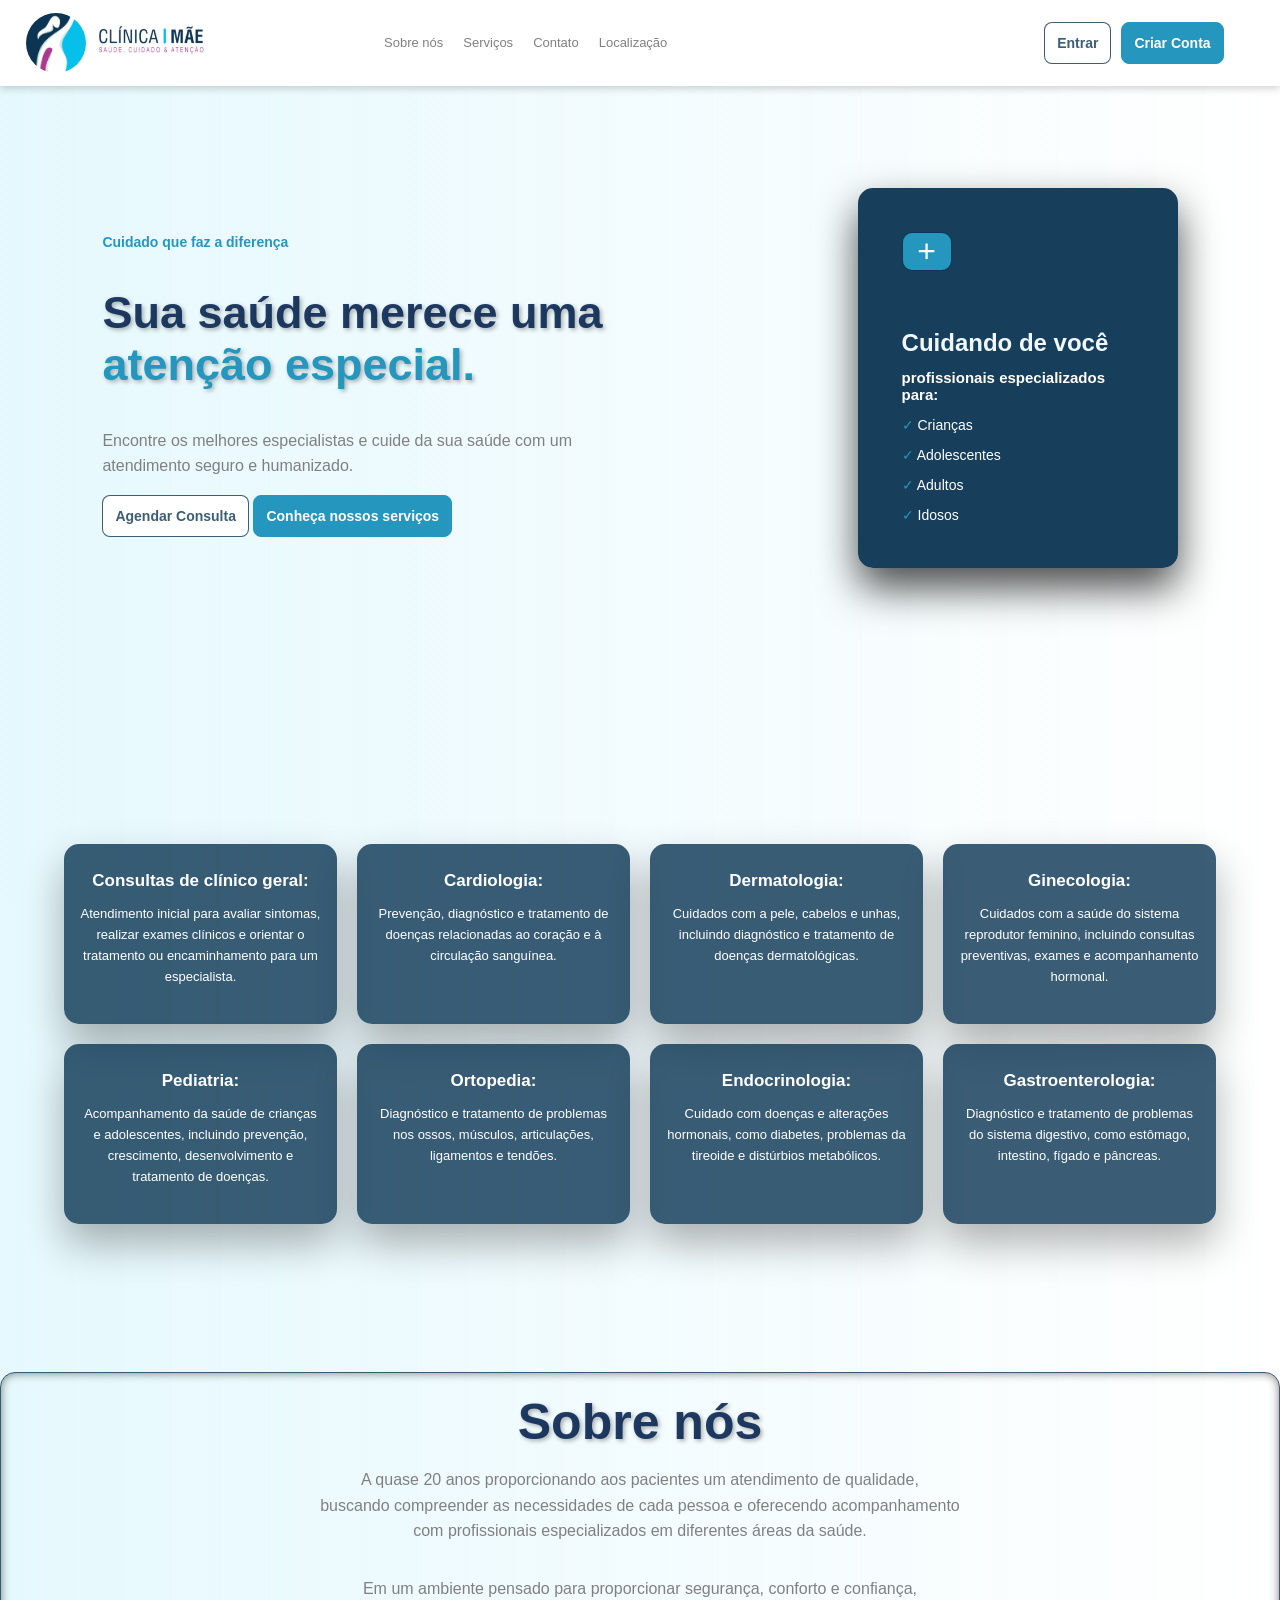
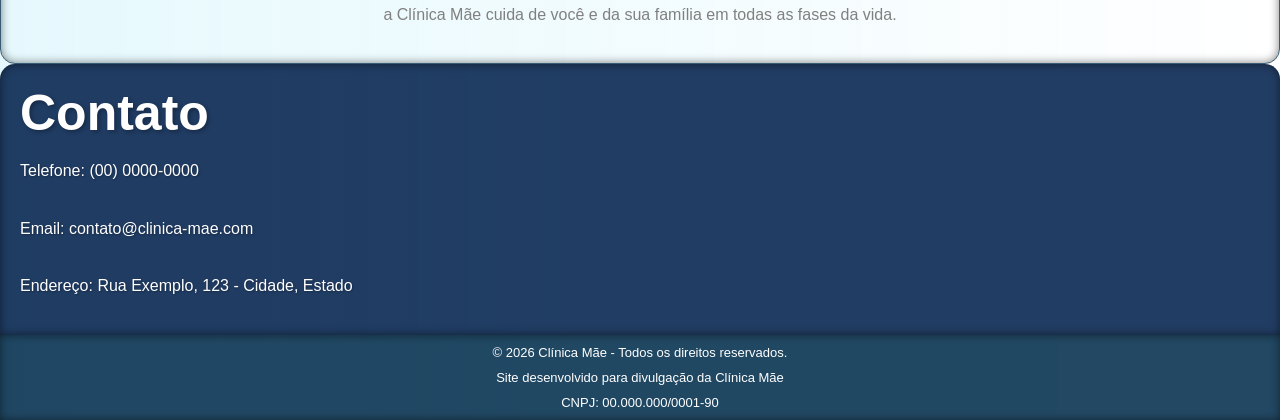
<file: index.html>
<!DOCTYPE html>
<html lang="pt-BR">
<head>
    <meta charset="UTF-8">	
    <meta name="viewport" content="width=device-width, initial-scale=1.0">	

    <link rel="stylesheet" href="style.css">
    <link rel="icon" href="Logo.png">

    <title>Clínica | Mãe</title>	
</head>	

<body>	

    <header>	

        <img src="Logo.png" class="logo" alt="Logo da clínica">	
    
        <img src="Nome.png" class="nome" alt="Nome da clínica">

            <nav class="navegar">
                <a href="#sobre">Sobre nós</a> 
                <a href="#servicos">Serviços</a> 
                <a href="#contato">Contato</a> 
                <a href="#localizacao">Localização</a>
            </nav>

    <div class="acesso">
        <a href="LogPage/entrar.html" class="entrar">Entrar</a>	
        <a href="LogPage/cadastrar.html" class="cadastrar">Criar Conta</a>
        <!-- deverá abrir um menu contendo as seguintes informações: Sobre nós; Nossa equipe; Contato; Localização -->
        <button type="button" class="menu-btn">☰</button>
    </div>   

    </header>	
    
<main>	
    <section class="inicio">
        <div class="informations">
            <div class="tag">
                <p> Cuidado que faz a diferença</p>
            </div>

             <div class="destaque">
                <h1>Sua saúde merece uma <br><strong>atenção especial.</strong></h1>
            </div>

             <div class="sub">
                <p>Encontre os melhores especialistas e cuide da sua saúde com um atendimento seguro e humanizado.</p>
            </div>
                <div>
                    <button type="button" class="btn-agendar">Agendar Consulta</button>
                    <button type="button" class="btn-servicos" >Conheça nossos serviços</button>
                </div>
        </div>

        <div class="card">
            <div class="card2"><a href="#servicos">+</a></div>
                <div class="card1">
                    <h2>Cuidando de você</h2>

                    <h3>profissionais especializados para:</h3>

                    <p>✓ Crianças</p>
                    <p>✓ Adolescentes</p>
                    <p>✓ Adultos</p>
                    <p>✓ Idosos</p>
                    
                </div>
        </div>
    </section>

    <section class="Servicos" id="servicos">	

        <div class="servico">	
            <h3>Consultas de clínico geral:</h3>	
                <p>	
                Atendimento inicial para avaliar sintomas, realizar exames clínicos e orientar o tratamento ou	
                encaminhamento para um especialista.	
                </p>	
        </div>

        <div class="servico">	
            <h3>Cardiologia:</h3>	
                <p>	
                Prevenção, diagnóstico e tratamento de doenças relacionadas ao coração e à circulação sanguínea.	
                </p>	
        </div>

        <div class="servico">	
            <h3>Dermatologia:</h3>	
                <p>	
                Cuidados com a pele, cabelos e unhas, incluindo diagnóstico e tratamento de doenças dermatológicas.	
                </p>	
        </div>

        <div class="servico">	
            <h3>Ginecologia:</h3>	
                <p>	
                Cuidados com a saúde do sistema reprodutor feminino, incluindo consultas preventivas, exames e	
                acompanhamento hormonal.	
                 </p>	
        </div>
        
        <div class="servico">	
            <h3>Pediatria:</h3>	
                <p>	
                Acompanhamento da saúde de crianças e adolescentes, incluindo prevenção, crescimento, desenvolvimento e	
                tratamento de doenças.	
                </p>	
        </div>

        <div class="servico">	
            <h3>Ortopedia:</h3>	
                <p>	
                Diagnóstico e tratamento de problemas nos ossos, músculos, articulações, ligamentos e tendões.	
                </p>	
        </div>

        <div class="servico">	
            <h3>Endocrinologia:</h3>	
                <p>	
                Cuidado com doenças e alterações hormonais, como diabetes, problemas da tireoide e distúrbios	
                metabólicos.	
                </p>	
        </div>

        <div class="servico">	
            <h3>Gastroenterologia:</h3>	
                <p>	
                Diagnóstico e tratamento de problemas do sistema digestivo, como estômago, intestino, fígado e pâncreas.	
                 </p>	
        </div>
        <!--<div class="servico">	
            <h3>Exames laboratoriais:</h3>	
                <p>	
                Análises de sangue, urina e outros materiais para auxiliar na prevenção, diagnóstico e acompanhamento de	
                doenças.	
                </p>	
        </div>

        <div class="servico">	
            <h3>Psicologia e psiquiatria:</h3>	
                <p>	
                Cuidados relacionados à saúde mental. A psicologia trabalha principalmente com avaliação e psicoterapia,	
                enquanto a psiquiatria é uma especialidade médica que também pode realizar diagnóstico e prescrever	
                medicamentos.
                </p>	
        </div>-->

    </section>
    
    <section class="sobre" id="sobre">

       <div class="sobre-nos">
            <h2><strong>Sobre nós</strong></h2>
                <p> A quase 20 anos proporcionando aos pacientes um atendimento de qualidade, <br> 
                buscando compreender as necessidades de cada pessoa e oferecendo acompanhamento <br>
                com profissionais especializados em diferentes áreas da saúde.</p>
                <p> Em um ambiente pensado para proporcionar segurança, conforto e confiança, <br>
                a Clínica Mãe cuida de você e da sua família em todas as fases da vida.</p>
       </div>

    </section>

    <section>
        <div class="contato" id="contato">
            <h2>Contato</h2>
                <p>Telefone: (00) 0000-0000</p>
                <p>Email: contato@clinica-mae.com</p>
                <p id="localizacao">Endereço: Rua Exemplo, 123 - Cidade, Estado</p>
        </div>
    </section>

</main>

    <footer>
        <div class="rodape">
            <p>© 2026 Clínica Mãe - Todos os direitos reservados.</p>
            <p>Site desenvolvido para divulgação da Clínica Mãe</p>
            <p>CNPJ: 00.000.000/0001-90</p>
        </div>
    </footer>   

<script src="script.js"></script>
</body>	

</html>
</file>
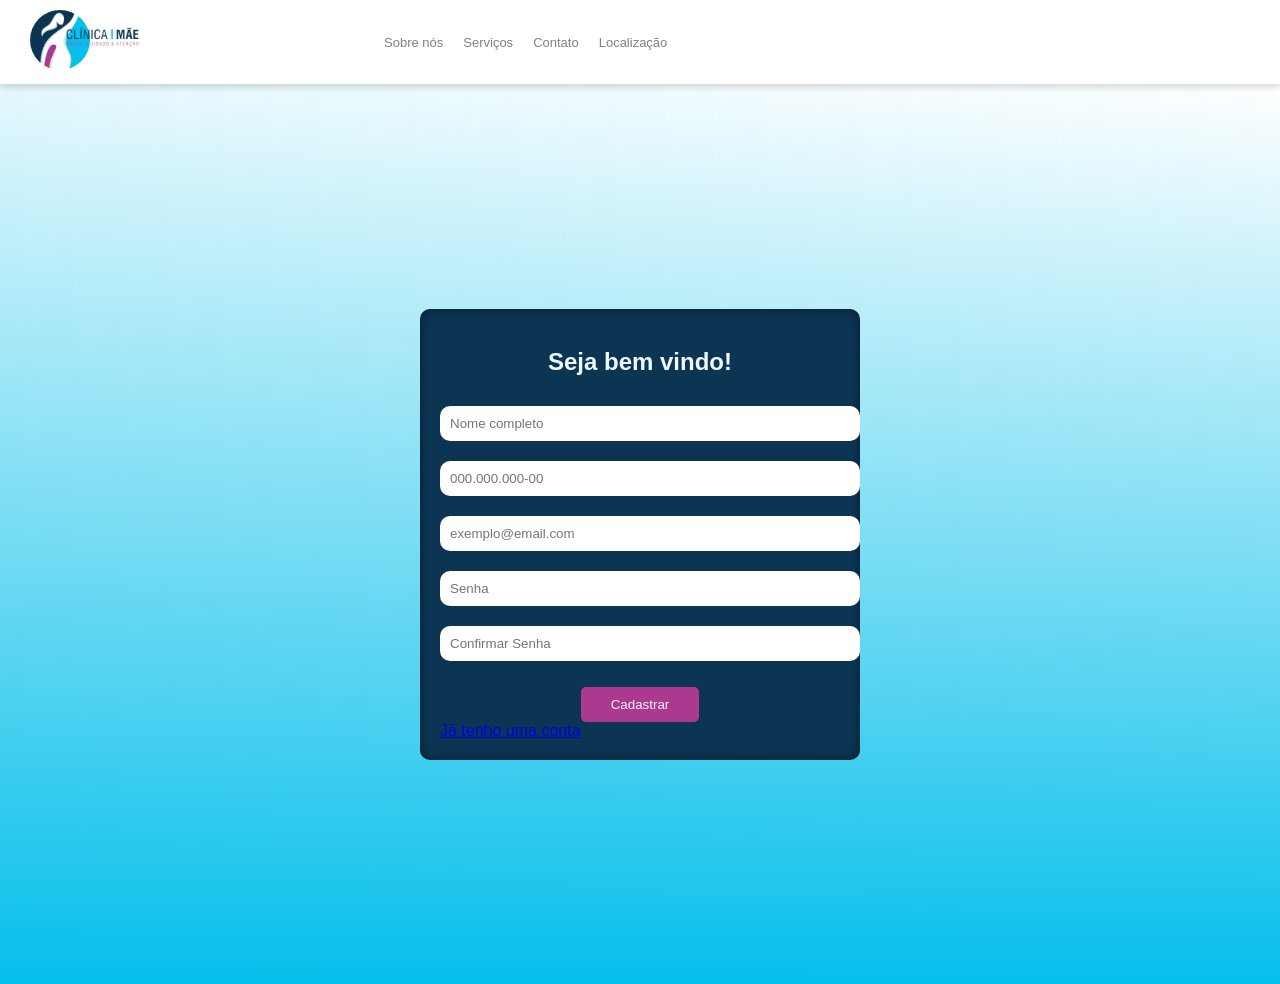
<file: LogPage/cadastrar.html>
<!DOCTYPE html>
<html lang="pt-br">
<head>
    <meta charset="UTF-8">
    <meta name="viewport" content="width=device-width, initial-scale=1.0">
    <link rel="stylesheet" href="cadastrar.css">
    <link rel="icon" href="../Logo.png">
    <title>Cadastrar</title>
</head>
<body>
<header>
    <a href="../index.html" class="logo"> <img src="../Logo.png" alt=""> </a>
    <a href="../index.html" class="nome"> <img src="../Nome.png" alt=""> </a>

        <nav class="navegar">
            <a href="../index.html#sobre">Sobre nós</a>
            <a href="../index.html#servicos">Serviços</a>
            <a href="../index.html#contato">Contato</a>
            <a href="../index.html#localizacao">Localização</a>
         </nav>
</header>
    <main>
        <section id="tela-cadastro">
            <h2>Seja bem vindo!</h2>
            <form>
                <label for="nome completo"></label>
                <input 
                type="text" 
                placeholder="Nome completo" 
                id="nome-completo"
            >

                <label for="cpf"></label>
                <input 
                type="text" 
                maxlength="14" 
                placeholder="000.000.000-00" 
                id="cpf"
            >

                <label for="email"></label>
                <input 
                type="email" 
                placeholder="exemplo@email.com" 
                id="email"
            >

                <label for="senha"></label>
                <input 
                type="password" 
                minlength="6" 
                placeholder="Senha" 
                id="senha"
            >

                <label for="senha 2"></label>
                <input 
                type="password" 
                minlength="6" 
                placeholder="Confirmar Senha" 
                id="senha-2"
            >

                <button>Cadastrar</button>
            </form>
            <a href="entrar.html" id="ja-tenho-conta">Já tenho uma conta</a>
        </section>
    </main>
</body>
</html>
</file>
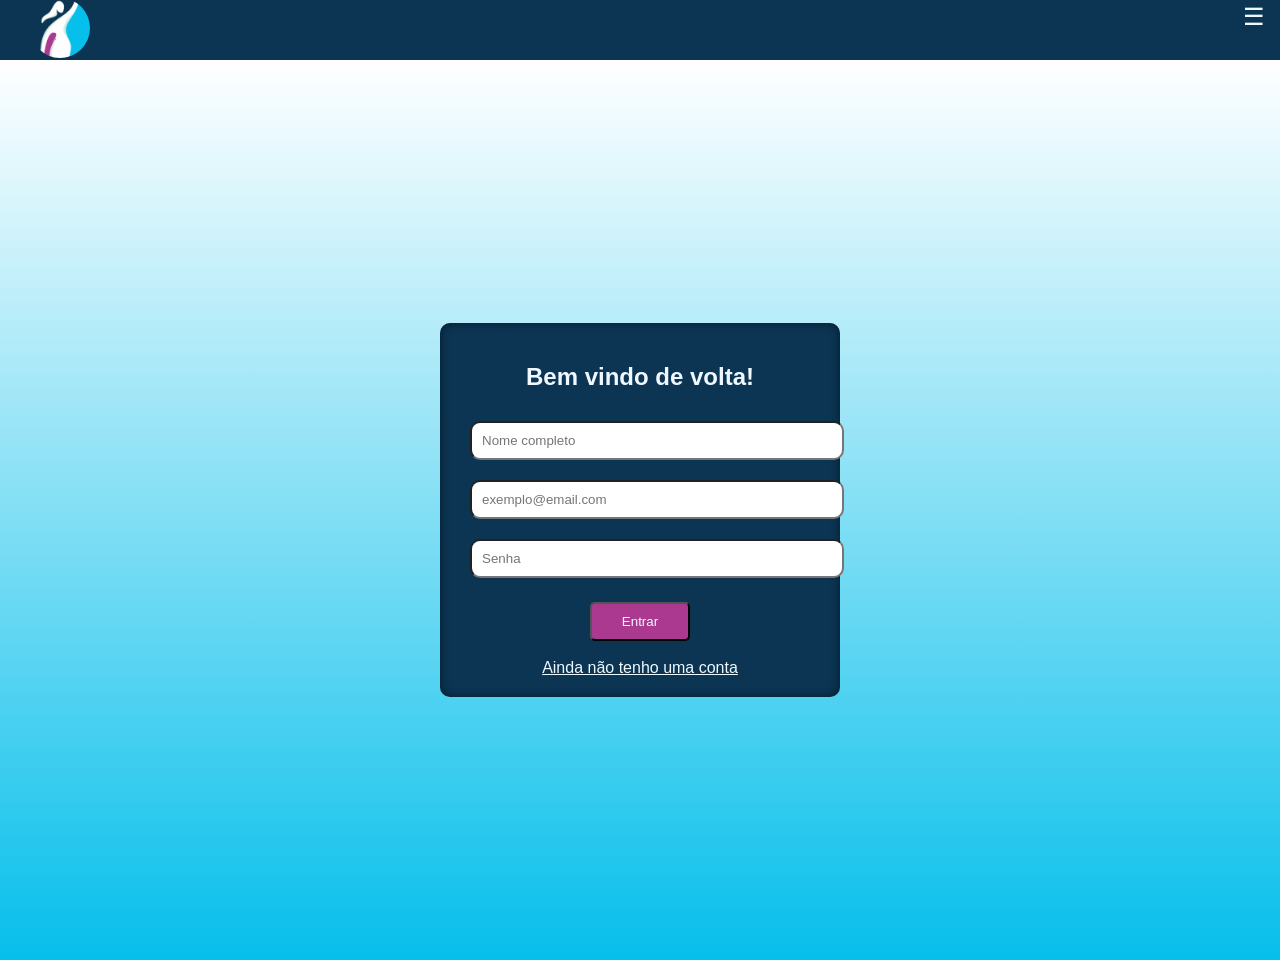
<file: LogPage/entrar.html>
<!DOCTYPE html>
<html lang="pt-BR">
<head>
    <meta charset="UTF-8">
    <meta name="viewport" content="width=device-width, initial-scale=1.0">
    <link rel="stylesheet" href="entrar.css">
    <link rel="icon" href="../Logo.png">
    <title>Entrar</title>
    
</head>
<body>
<header>
    <a href="" class="menu-btn">☰</a>
    <a href="../index.html"><img src="../Logo.png" alt=""></a>
</header>
    <main>
        <section id="tela-cadastro">
            <h2>Bem vindo de volta!</h2>
            <form>
                <label for="nome-completo"></label>
                <input 
                    type="text" 
                    placeholder="Nome completo" 
                    id="nome-completo"
                >
                
                <label for="email"></label>
                <input 
                    type="email" 
                    placeholder="exemplo@email.com" 
                    id="email"
                >

                <label for="senha"></label>
                <input 
                    type="password" 
                    minlength="6" 
                    placeholder="Senha" 
                    id="senha"
                >

                <button>Entrar</button>
            </form>
            <a href="cadastrar.html">Ainda não tenho uma conta</a>
        </section>
    </main>
</body>
</html>
</file>
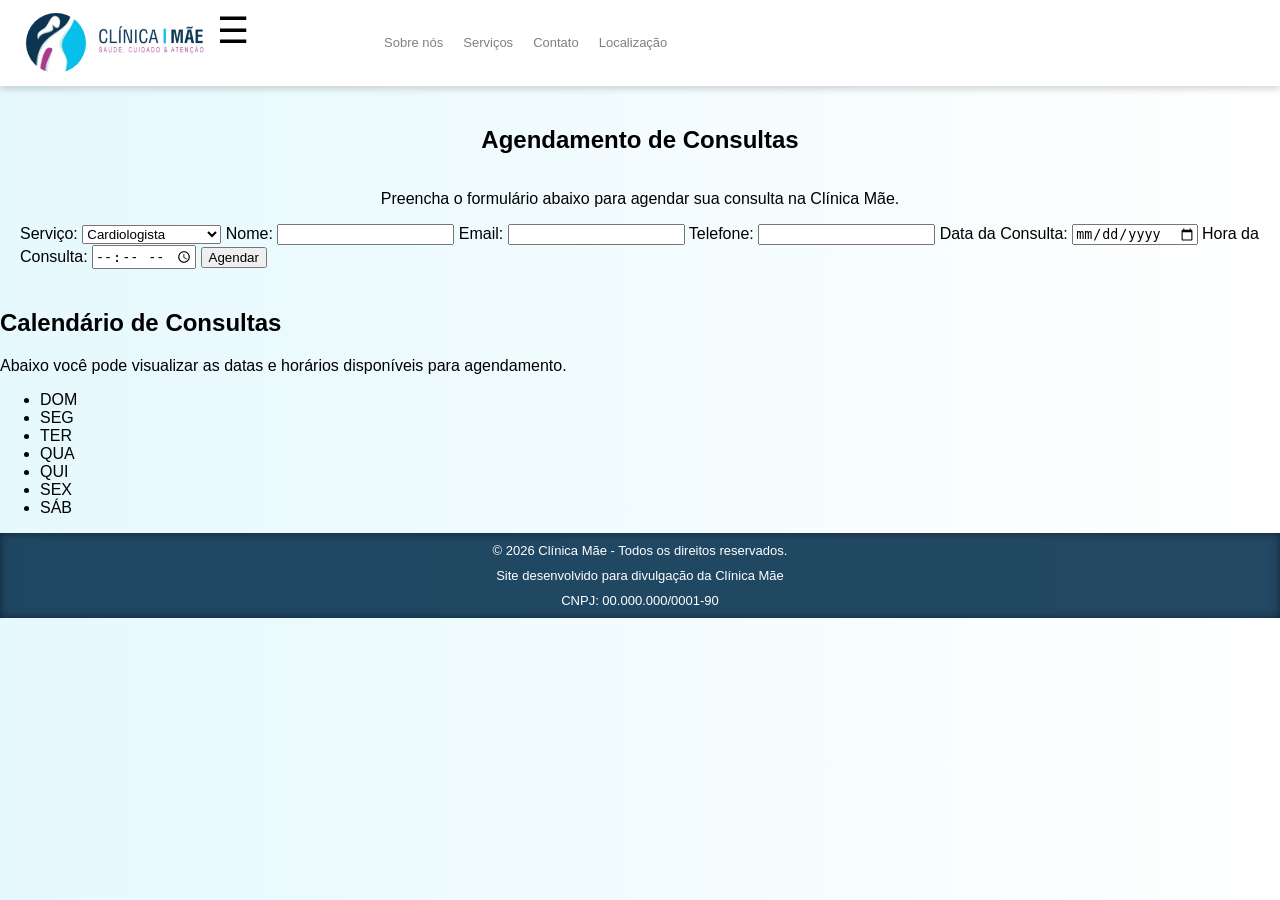
<file: LogPage/Agendamento/agendamento.html>
<!DOCTYPE html>
<html lang="pt-BR">
<head>
    <meta charset="UTF-8">	
    <meta name="viewport" content="width=device-width, initial-scale=1.0">	

    <link rel="stylesheet" href="agendamento.css">
    <link rel="icon" href="../../Logo.png">
    <title>Clínica | Mãe</title>	
</head>	

<body>	

    <header>	

        <img src="../../Logo.png" class="logo" alt="Logo da clínica">	
    
        <img src="../../Nome.png" class="nome" alt="Nome da clínica">

            <nav class="navegar">
                <a href="../../index.html#sobre">Sobre nós</a> 
                <a href="../../index.html#servicos">Serviços</a> 
                <a href="../../index.html#contato">Contato</a> 
                <a href="../../index.html#localizacao">Localização</a>
            </nav>
    <div class="acesso">
        <button type="button" class="menu-btn">☰</button>
    </div>   

    </header>	
     
    <main>
        <section class="agendamento">
            <h1>Agendamento de Consultas</h1>
            <p>Preencha o formulário abaixo para agendar sua consulta na Clínica Mãe.</p>

            <form action="processar_agendamento.php" method="POST">
                <label for="servico">Serviço:</label>
                <select name="servico" required>
                    <option>Cardiologista</option>
                    <option>Dermatologista</option>
                    <option>Ginecologista</option>
                    <option>Pediatra</option>
                    <option>Ortopedista</option>
                    <option>Endocrinologista</option>
                    <option>Gastroenterologista</option>
                </select>

                <label for="nome">Nome:</label>
                <input type="text" name="nome" required>

                <label for="email">Email:</label>
                <input type="email" name="email" required>

                <label for="telefone">Telefone:</label>
                <input type="tel" name="telefone" required>

                <label for="data">Data da Consulta:</label>
                <input type="date" name="data" required>

                <label for="hora">Hora da Consulta:</label>
                <input type="time" name="hora" required>

                <button type="submit">Agendar</button>
            </form>

        </section>

        <section class="calendario">
            <h2>Calendário de Consultas</h2>
            <p>Abaixo você pode visualizar as datas e horários disponíveis para agendamento.</p>
        <div class="calendario">
            <ul style="display: grid; grid-template-columns: repeat(7, 1fr) grid-gap: 10px;">
                <li>DOM</li>
                <li>SEG</li>
                <li>TER</li>
                <li>QUA</li>
                <li>QUI</li>
                <li>SEX</li>
                <li>SÁB</li>
            </ul>
        </section>
    </main>

    <footer>
        <div class="rodape">
            <p>© 2026 Clínica Mãe - Todos os direitos reservados.</p>
            <p>Site desenvolvido para divulgação da Clínica Mãe</p>
            <p>CNPJ: 00.000.000/0001-90</p>
        </div>
    </footer>   
</body>	

</html>
</file>
<file: style.css>
html {
    scroll-behavior: smooth;
}
body {
    margin: 0;
    height: 100vh;
    font-family: Arial, Helvetica, sans-serif;
    background: linear-gradient(270deg, rgba(0, 0, 255, 0), rgba(6, 191, 235, 0.1));
}
header {
    padding: 0.5%;
    box-shadow: 0 2px 8px rgba(0, 0, 0, 0.2);
    background-color: white;
    display: flex;
    align-items: center;
    position: relative;
}
.logo{  
    margin-left: 20px;
    width: 60px;
    height: auto;
    border-radius: 55%;
}
.nome {
     width: 130px;
    height: auto;
}
.navegar{
    display: flex;
    gap: 20px;
    position: absolute;
    left: 30%;
}   
.navegar a{
    text-decoration: none;
    color: gray;
    font-size: 13px;
    justify-content: center;
    transition: all 0.3s;
}
.navegar a:hover{
    text-decoration: underline;
    color: rgba(11, 53, 83, 0.8);
}
.acesso{
    display: flex;
    align-items: center;
    gap: 10px;
    margin-left: auto;
    margin-right: 50px;
}
.entrar{
    color: rgba(11, 53, 83, 0.8);
    border: 1px solid rgba(11, 53, 83, 0.8);
    background-color: white;
    text-decoration: none;

    border-radius: 8px;
    padding: 12px;  
    font-weight: bolder;
    font-size: 14px;
    transition: all 0.3s;
}
.entrar:hover{ 
    transform: translateY(-5px);
    color: white;
    background-color: rgba(11, 53, 83);
    box-shadow: 0 4px 10px rgba(0, 0, 0, 0.25);
}
.cadastrar{
    color: white;
    border: 1px solid rgb(37, 150, 190);
    background-color: rgb(37, 150, 190);
    text-decoration: none;

    border-radius: 8px;
    padding: 12px;  
    font-weight: bolder;
    font-size: 14px;
    transition: all 0.3s;
}
.cadastrar:hover{
    box-shadow: 0 4px 10px rgba(0, 0, 0, 0.25);
    transform: translateY(-5px);
}
.menu-btn {
    scale: 1.5;
    margin: 0;
    margin-top: -23px;
    float: right;
    margin-right: -10px;
}
.inicio{
    display: flex;
    align-items: center;
    justify-content: space-between;
    margin: 8% 8% 0 8%;
    gap: 50px;
}
.informations{
    max-width: 700px;
}
.tag{
    color: rgb(37, 150, 190);
    font-size: 14px;
    font-weight: bolder;
}
.destaque{
    font-size: 30px;
    line-height: 1.15;
    color: rgba(11, 40, 83, 0.9);
    margin: 0;
    text-shadow: 2px 2px 4px rgba(0, 0, 0, 0.3);
}
.destaque strong{
    color: rgb(37, 150, 190);
}
.sub{
    max-width: 500px;
    color: grey;
    font-size: 16px;
    line-height: 1.6;
}
.card{
    display: flex;
    flex-direction: column;
    background-color: rgba(11, 53, 83, 0.95);
    width: 320px;
    height: 380px;
    padding: 44px;
    border-radius: 15px;
    box-shadow: 0 20px 40px rgba(0, 0, 0, 0.7);
    box-sizing: border-box;
    transition: all 0.3s;
}
.card:hover{
    background-color: rgba(11, 53, 83)

}
.card p{
    color: white;
    font-size: 14px;
}
.card p::first-letter{
    color: rgb(37, 150, 190);
}
.card h2{
    color:aliceblue;
    margin: 5%;
    margin-left: auto;
}
.card h3{
    color: white;
    font-size: 15px;
    margin: 5%;
    margin-left: auto;
}
.card1{
    margin-top: 20%;
}
.card2 {
    display: flex;
    width: 50px;
    height: 50px;
    background-color: rgb(37, 150, 190);
    justify-content: center;
    border-radius: 10px;
    border: 1px solid;
    border-color:rgba(11, 53, 83, 0.98);
    box-shadow: 10px, 20px, 40px rgba(252, 253, 253, 0.9);
    box-sizing: border-box;
    transition: all 0.3s;
}
.card2:hover{
    
    transform: translatey(-5px);
    box-shadow: 10px, 10px, 10px rgba(0, 0, 0, 0.9);
}
.card2 a{
    text-decoration: none;
    color: white;
    font-size:xx-large;
}
.btn-agendar{
    color: rgba(11, 53, 83, 0.8);
    border: 1px solid rgba(11, 53, 83, 0.8);
    background-color: white;
    text-decoration: none;

    border-radius: 8px;
    padding: 12px;  
    font-weight: bolder;
    font-size: 14px;
    transition: all 0.3s;
}
.btn-agendar:hover{
    transform: translateY(-5px);
    color: white;
    background-color: rgba(11, 53, 83);
    box-shadow: 0 4px 10px rgba(0, 0, 0, 0.25);
}
.btn-servicos{
    color: white;
    border: 1px solid rgb(37, 150, 190);
    background-color: rgb(37, 150, 190);
    text-decoration: none;

    border-radius: 8px;
    padding: 12px;  
    font-weight: bolder;
    font-size: 14px;
    transition: all 0.3s;
}
.btn-servicos:hover{
    transform: translateY(-5px);
    border-color: rgba(11, 53, 83);
    background-color: rgba(11, 53, 83);
    box-shadow: 0 4px 10px rgba(0, 0, 0, 0.25);
}
.Servicos {
    display: grid;
    grid-template-columns: repeat(4, 1fr);
    gap: 20px;
    padding: 20px 5%;
    margin-top: 20%;
}
.servico {
    padding: 15px;
    margin: 0;
    background-color: rgba(11, 53, 83, 0.8);
    color: white;
    text-align: center;
    width: auto;
    min-height: 180px;
    border-radius: 15px;
    transition: all 0.3s ease;
    box-sizing: border-box;
    box-shadow: 0 20px 40px rgba(0, 0, 0, 0.3);
}
.servico h3{
    font-family: 'Poppins', sans-serif;
    font-size: 17px;
    font-weight: 600;
    margin: 12px 5px;
}
.servico p{
    font-family: 'Poppins', sans-serif;
    font-size: 13px;
    font-weight: 400;
    line-height: 1.6;
}
.servico:hover {
    background-color: rgba(172, 57, 144);
    color: white;
    box-shadow: inset 0 0 10px rgba(0, 0, 0, 0.5);
    transform: scale(1.05); 
}
.menu-btn {
    display: none;
    text-decoration: none;
    font-size: 18px;
    color: rgba(11, 53, 83, 0.8);
    margin-top: -3%;
    margin-left: 30px;
    text-shadow: 2px 2px 4px rgba(0, 0, 0, 0.1);
}
.sobre-nos{
    border: 1px solid rgba(11, 53, 83, 0.8);
    border-radius: 15px;
    padding: 20px;
    margin-top: 10%;
    display: grid;
    text-align: center;
    justify-content: center;
    align-items: center;
    box-shadow: inset 0 0 10px rgba(0, 0, 0, 0.5);
    transition: all 0.3s;
}

.sobre-nos:hover{
    box-shadow: 0 4px 10px rgba(0, 0, 0, 0.25);
    box-shadow: inset 0 0 10px rgba(0, 0, 0, 0.1);

}
.sobre-nos h2{
    font-size: 30px;
    color: rgba(11, 40, 83, 0.9);
    margin: 0;
    font-size: 50px; 
    text-shadow: 2px 2px 4px rgba(0, 0, 0, 0.3);
}
.sobre-nos p{
    color: grey;
    font-size: 16px;
    line-height: 1.6;
}
.contato{
    background-color: rgba(11, 40, 83, 0.9);
    color:white;
    padding: 20px;
    border-top-left-radius: 15px;
    border-top-right-radius: 15px;
    display: grid;
    box-shadow: inset 0 0 10px rgba(0, 0, 0, 0.5);
    transition: all 0.3s;
}
.contato:hover{
    box-shadow: 0 4px 10px rgba(0, 0, 0, 0.25);
    box-shadow: inset 0 0 10px rgba(0, 0, 0, 0.1);
}
.contato h2{
    font-size: 30px;
    color: white;
    margin: 0;
    font-size: 50px; 
    text-shadow: 2px 2px 4px rgba(0, 0, 0, 0.3);
}
.contato p{
    color: white;
    font-size: 16px;
    line-height: 1.6;
    text-shadow: 1px 1px 2px rgba(0, 0, 0, 0.3);
}
footer{
    background-color: rgba(11, 53, 83, 0.9);
    color: white;
    box-shadow: inset 0 0 10px rgba(0, 0, 0, 0.5);
}
.rodape{
    display: grid;
    justify-content: center;
    padding: 10px;
    text-align: center;
    gap: 10px;
}
.rodape p{
    margin: 0;
    font-size: 13px;
}

@media (max-width: 880px) {
    .navegar {
        display: none;
    }

    .menu-btn {
        display: flex;
    }

    .entrar,
    .cadastrar{
        display: none;
    }
    .inicio{
        flex-direction: column;
        align-items: center;
        text-align: center;
    }
    .card{
        align-items: center;
    }
    .Servicos {
        grid-template-columns: repeat(2, 1fr);
        padding: 20px;
    }
}
</file>
<file: LogPage/cadastrar.css>
body {
    margin: 0;
    height: 100vh;
    font-family: Arial, Helvetica, sans-serif;
    background: linear-gradient(270deg, rgba(0, 0, 255, 0), rgba(6, 191, 235, 0.1));
}
header {
    padding: 0.8%;
    box-shadow: 0 2px 8px rgba(0, 0, 0, 0.2);
    background-color: white;
    display: flex;
    align-items: center;
    position: relative;
}
img {
    width: 60px;
    height: auto;
    border-radius: 55%;
}
.logo{  
    margin-left: 20px;
    width: 60px;
    height: auto;
    border-radius: 55%;
}
.nome {
    scale: 1.5;
    width: 130px;
    height: auto;
}
.navegar{
    display: flex;
    gap: 20px;
    position: absolute;
    left: 30%;
}   
.navegar a{
    text-decoration: none;
    color: gray;
    font-size: 13px;
    justify-content: center;
    transition: all 0.3s;
}
.navegar a:hover{
    text-decoration: underline;
    color: rgba(11, 53, 83, 0.8);
}
.menu-btn {
    display: none;
    scale: 1.5;
    margin: 0;
    margin-top: -23px;
    float: right;
    margin-right: -10px;
}
main {
    min-height: 100vh;
    display: flex;
    justify-content: center;
    align-items: center;
    background: linear-gradient(
        180deg,
        rgba(0, 0, 255, 0),
        rgb(6, 191, 235)
    )
}
#tela-cadastro {
    background-color: rgb(11, 53, 83);
    display: flex;
    flex-direction: column;
}

section {
    width: 400px;
    padding: 20px;
    border-radius: 10px;
    box-shadow: inset 0 0 10px rgba(0, 0, 0, 0.5);
}

h2 {
    text-align: center;
    color: aliceblue;
}

form {
    text-align: center;
}

input {
    width: 100%;
    padding: 10px;
    margin: 10px 0;
    border: none;
    border-radius: 10px;
    transition: all 0.1s ease;
}

input:hover {
    transform: scale(1.02);
}

button {
    background-color: rgb(172, 57, 144);
    color: aliceblue;
    border: none;
    border-radius: 5px;
    padding: 10px 30px;
    margin-top: 4%;
    cursor: pointer;
    transition: all 0.1s ease;
}

button:hover {
    transform: scale(1.04);
}

.ja-tenho-conta {
    color: aliceblue;
    text-align: center;
    margin-top: 5%;
    transition: all 0.1s ease;
}

.ja-tenho-conta:hover {
    color: rgba(172, 57, 144, 0.8);
}

@media (max-width: 500px) {
    section {
        width: 90%;
    }
}
</file>
<file: LogPage/entrar.css>
body{
    font-family: Arial, Helvetica, sans-serif;;
    margin: 0;
}
header{
    padding: 30px;
    background-color: rgb(11, 53, 83);
    margin: 0;
}
img{
    width: 60px;
    height: 60px;
    border-radius: 55%;
    float: left;
    margin-top: -32px;
}
.menu-btn {
    scale: 1.5;
    text-decoration: none;
    margin: 0;
    margin-top: -23px;
    float: right;
    margin-right: -10px;
}
main{
    justify-content: center;
    height: 100vh;
    display: flex;
    align-items: center;
    background:linear-gradient(180deg, rgb(0, 0, 255, 0), rgb(6, 191, 235))
}
#tela-cadastro{
    background-color: rgb(11, 53, 83);
    display: flex;
    flex-direction: column;
}
section{
    padding: 20px;
    width: 400px;
    border-radius: 10px;
    box-shadow: inset 0 0 10px rgba(0, 0, 0, 0.5);
    box-sizing: border-box;
}
h2{
    text-align: center;
    color: aliceblue;
}
form{
    text-align: center;
}
input{
    width: 350px;
    padding: 10px;
    margin: 10px;
    border-radius: 10px;
    transition: all 0.1s ease;
}
input:hover{
transform: scale(1.02);
}
button{
    background-color: rgb(172, 57, 144);
    color: aliceblue;
    border-radius: 5px;
    padding: 10px;
    padding-left: 30px;
    padding-right: 30px;
    margin-top: 4%;
    transition: all 0.1s ease;
}
button:hover{
    transform: scale(1.04);
}
a{
    color: aliceblue;
    text-align: center;
    margin-top: 5%;
    transition: all 0.1s ease;
}
a:hover{
    color: rgb(172, 57, 144, 0.8);
}
@media screen and (max-width: 600px) {
    section{
        width: 90%;
    }
    input{
        width: 90%;
    }
}
</file>
<file: LogPage/Agendamento/agendamento.css>
html {
    scroll-behavior: smooth;
}
body {
    margin: 0;
    height: 100vh;
    font-family: Arial, Helvetica, sans-serif;
    background: linear-gradient(270deg, rgba(0, 0, 255, 0), rgba(6, 191, 235, 0.1));
}
header {
    padding: 0.5%;
    box-shadow: 0 2px 8px rgba(0, 0, 0, 0.2);
    background-color: white;
    display: flex;
    align-items: center;
    position: relative;
}
.logo{  
    margin-left: 20px;
    width: 60px;
    height: auto;
    border-radius: 55%;
}
.nome {
     width: 130px;
    height: auto;
}
.navegar{
    display: flex;
    gap: 20px;
    position: absolute;
    left: 30%;
}   
.navegar a{
    text-decoration: none;
    color: gray;
    font-size: 13px;
    justify-content: center;
    transition: all 0.3s;
}
.navegar a:hover{
    text-decoration: underline;
    color: rgba(11, 53, 83, 0.8);
}
.menu-btn {
    display: none;
    scale: 1.5;
    margin: 0;
    margin-top: -23px;
    float: right;
    margin-right: -10px;
}
.agendamento {
    display: flex;
    flex-direction: column;
    align-items: center;
    justify-content: center;
    height: 100%;
    padding: 20px;
}
footer{
    background-color: rgba(11, 53, 83, 0.9);
    color: white;
    box-shadow: inset 0 0 10px rgba(0, 0, 0, 0.5);
}
.rodape{
    display: grid;
    justify-content: center;
    padding: 10px;
    text-align: center;
    gap: 10px;
}
.rodape p{
    margin: 0;
    font-size: 13px;
}

@media (max-width: 880px) {
    .navegar{
        display: none;
    }
}
.menu-btn{
    display: flex;
    background-color: transparent;
    border: none;
    font-size: 24px;
    cursor: pointer;
}
</file>
